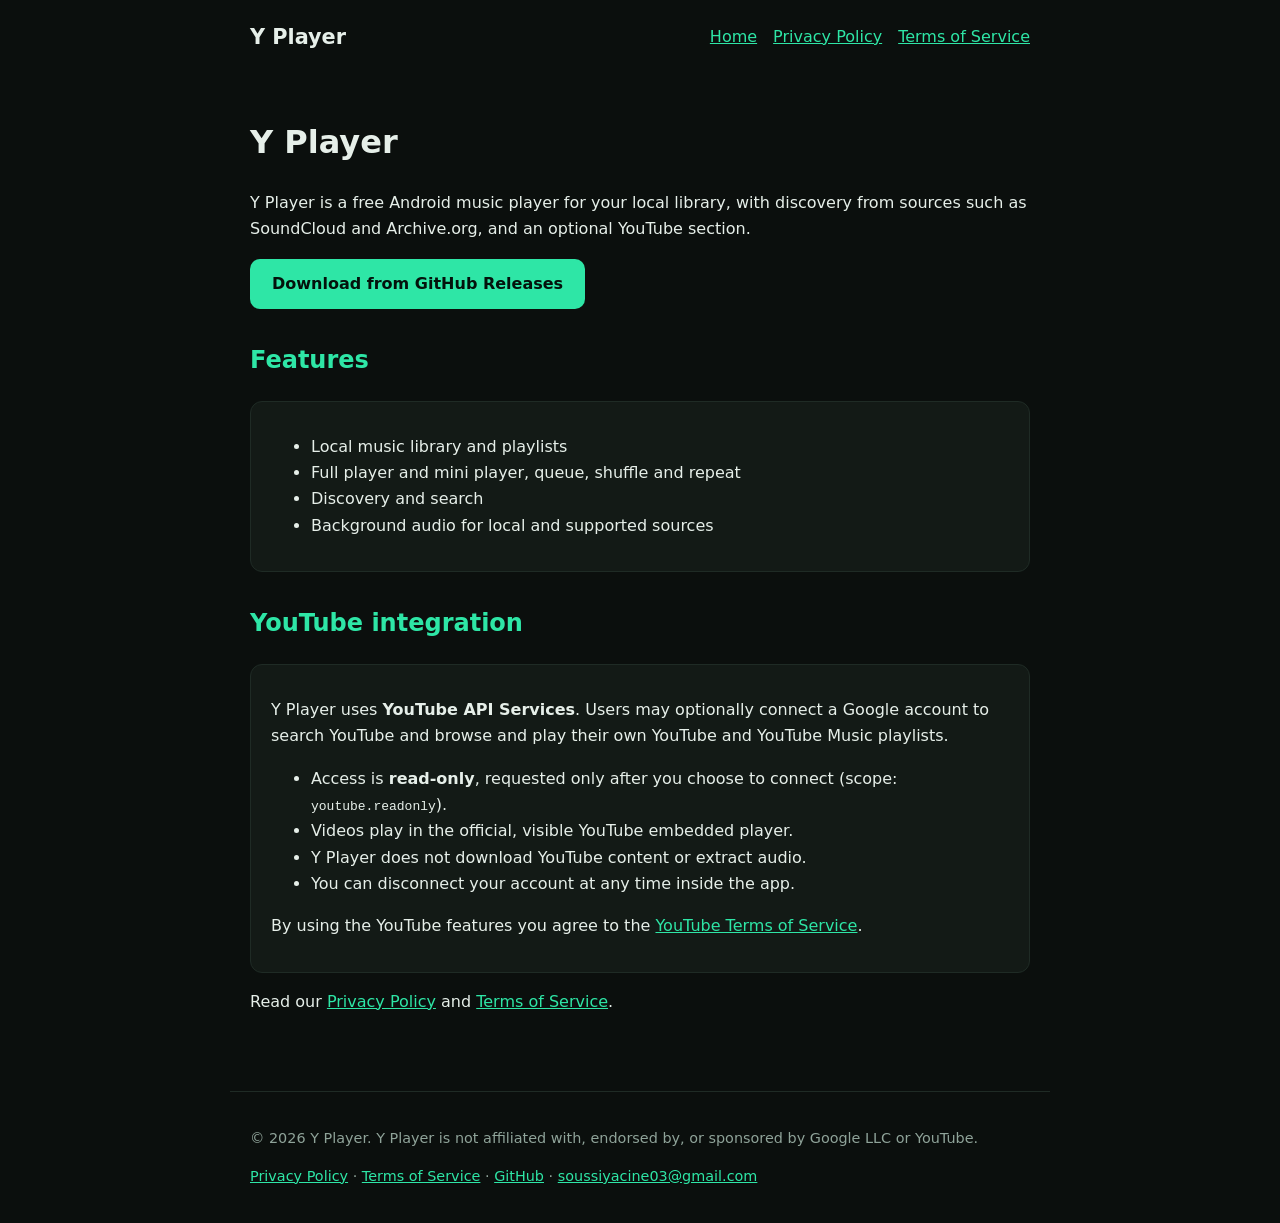
<file: index.html>
<!DOCTYPE html><html lang="en"><head><meta charset="utf-8"><meta name="viewport" content="width=device-width,initial-scale=1">
<title>Y Player - Music Player for Android</title><meta name="description" content="Y Player is a free Android music player with optional YouTube playlist integration."><link rel="stylesheet" href="style.css"></head><body>
<header><strong>Y Player</strong><nav><a href="/">Home</a><a href="/privacy/">Privacy Policy</a><a href="/terms/">Terms of Service</a></nav></header>
<main><h1>Y Player</h1>
<p>Y Player is a free Android music player for your local library, with discovery from sources such as SoundCloud and Archive.org, and an optional YouTube section.</p>
<p><a class="btn" href="https://github.com/6Guts9/Y-player/releases">Download from GitHub Releases</a></p>
<h2>Features</h2><div class="card"><ul><li>Local music library and playlists</li><li>Full player and mini player, queue, shuffle and repeat</li><li>Discovery and search</li><li>Background audio for local and supported sources</li></ul></div>
<h2>YouTube integration</h2>
<div class="card"><p>Y Player uses <strong>YouTube API Services</strong>. Users may optionally connect a Google account to search YouTube and browse and play their own YouTube and YouTube Music playlists.</p>
<ul><li>Access is <strong>read-only</strong>, requested only after you choose to connect (scope: <code>youtube.readonly</code>).</li>
<li>Videos play in the official, visible YouTube embedded player.</li>
<li>Y Player does not download YouTube content or extract audio.</li>
<li>You can disconnect your account at any time inside the app.</li></ul>
<p>By using the YouTube features you agree to the <a href="https://www.youtube.com/t/terms">YouTube Terms of Service</a>.</p></div>
<p>Read our <a href="/privacy/">Privacy Policy</a> and <a href="/terms/">Terms of Service</a>.</p></main>
<footer><p>&copy; 2026 Y Player. Y Player is not affiliated with, endorsed by, or sponsored by Google LLC or YouTube.</p>
<p><a href="/privacy/">Privacy Policy</a> &middot; <a href="/terms/">Terms of Service</a> &middot; <a href="https://github.com/6Guts9/Y-player/releases">GitHub</a> &middot; <a href="mailto:soussiyacine03@gmail.com">soussiyacine03@gmail.com</a></p></footer></body></html>
</file>
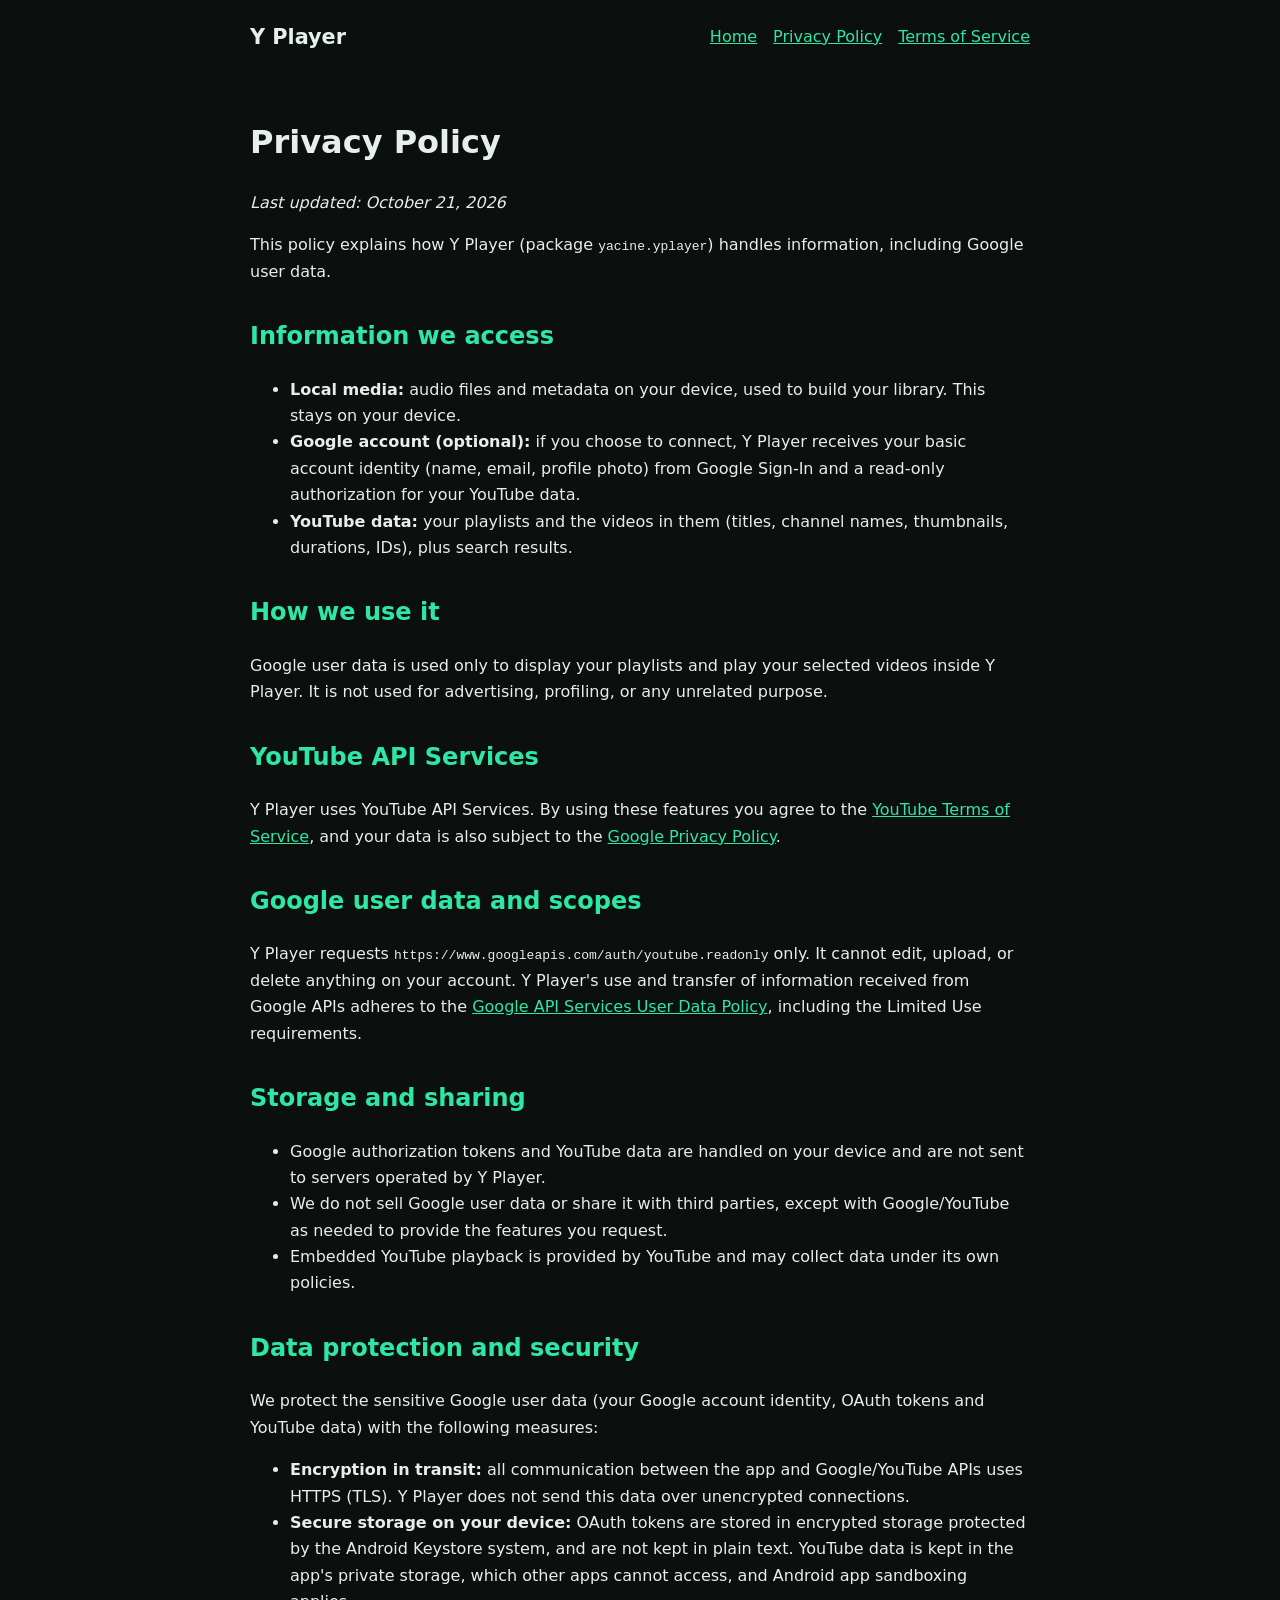
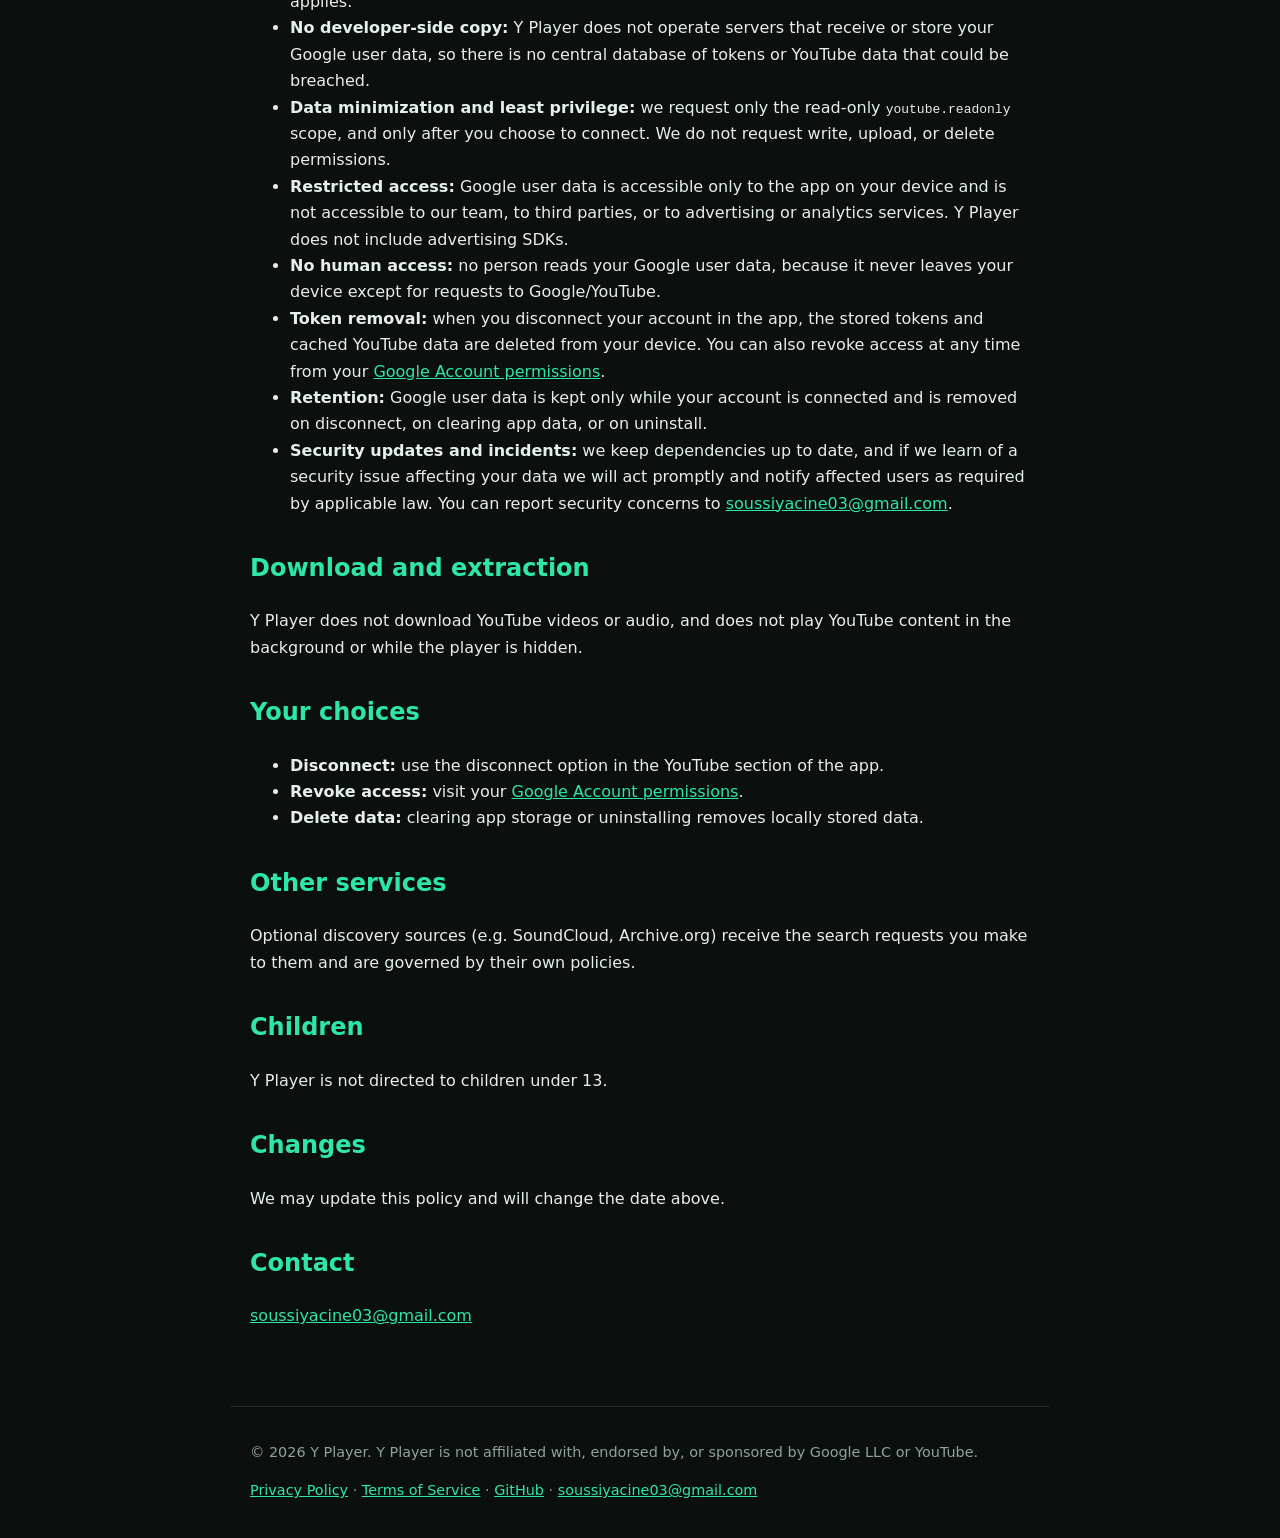
<file: privacy/index.html>
<!DOCTYPE html><html lang="en"><head><meta charset="utf-8"><meta name="viewport" content="width=device-width,initial-scale=1">
<title>Privacy Policy - Y Player</title><meta name="description" content="Y Player privacy policy"><link rel="stylesheet" href="../style.css"></head><body>
<header><strong>Y Player</strong><nav><a href="/">Home</a><a href="/privacy/">Privacy Policy</a><a href="/terms/">Terms of Service</a></nav></header>
<main><h1>Privacy Policy</h1><p><em>Last updated: October 21, 2026</em></p>
<p>This policy explains how Y Player (package <code>yacine.yplayer</code>) handles information, including Google user data.</p>
<h2>Information we access</h2><ul><li><strong>Local media:</strong> audio files and metadata on your device, used to build your library. This stays on your device.</li>
<li><strong>Google account (optional):</strong> if you choose to connect, Y Player receives your basic account identity (name, email, profile photo) from Google Sign-In and a read-only authorization for your YouTube data.</li>
<li><strong>YouTube data:</strong> your playlists and the videos in them (titles, channel names, thumbnails, durations, IDs), plus search results.</li></ul>
<h2>How we use it</h2><p>Google user data is used only to display your playlists and play your selected videos inside Y Player. It is not used for advertising, profiling, or any unrelated purpose.</p>
<h2>YouTube API Services</h2><p>Y Player uses YouTube API Services. By using these features you agree to the <a href="https://www.youtube.com/t/terms">YouTube Terms of Service</a>, and your data is also subject to the <a href="https://policies.google.com/privacy">Google Privacy Policy</a>.</p>
<h2>Google user data and scopes</h2><p>Y Player requests <code>https://www.googleapis.com/auth/youtube.readonly</code> only. It cannot edit, upload, or delete anything on your account. Y Player's use and transfer of information received from Google APIs adheres to the <a href="https://developers.google.com/terms/api-services-user-data-policy">Google API Services User Data Policy</a>, including the Limited Use requirements.</p>
<h2>Storage and sharing</h2><ul><li>Google authorization tokens and YouTube data are handled on your device and are not sent to servers operated by Y Player.</li>
<li>We do not sell Google user data or share it with third parties, except with Google/YouTube as needed to provide the features you request.</li>
<li>Embedded YouTube playback is provided by YouTube and may collect data under its own policies.</li></ul>
<h2>Data protection and security</h2><p>We protect the sensitive Google user data (your Google account identity, OAuth tokens and YouTube data) with the following measures:</p>
<ul><li><strong>Encryption in transit:</strong> all communication between the app and Google/YouTube APIs uses HTTPS (TLS). Y Player does not send this data over unencrypted connections.</li>
<li><strong>Secure storage on your device:</strong> OAuth tokens are stored in encrypted storage protected by the Android Keystore system, and are not kept in plain text. YouTube data is kept in the app's private storage, which other apps cannot access, and Android app sandboxing applies.</li>
<li><strong>No developer-side copy:</strong> Y Player does not operate servers that receive or store your Google user data, so there is no central database of tokens or YouTube data that could be breached.</li>
<li><strong>Data minimization and least privilege:</strong> we request only the read-only <code>youtube.readonly</code> scope, and only after you choose to connect. We do not request write, upload, or delete permissions.</li>
<li><strong>Restricted access:</strong> Google user data is accessible only to the app on your device and is not accessible to our team, to third parties, or to advertising or analytics services. Y Player does not include advertising SDKs.</li>
<li><strong>No human access:</strong> no person reads your Google user data, because it never leaves your device except for requests to Google/YouTube.</li>
<li><strong>Token removal:</strong> when you disconnect your account in the app, the stored tokens and cached YouTube data are deleted from your device. You can also revoke access at any time from your <a href="https://myaccount.google.com/permissions">Google Account permissions</a>.</li>
<li><strong>Retention:</strong> Google user data is kept only while your account is connected and is removed on disconnect, on clearing app data, or on uninstall.</li>
<li><strong>Security updates and incidents:</strong> we keep dependencies up to date, and if we learn of a security issue affecting your data we will act promptly and notify affected users as required by applicable law. You can report security concerns to <a href="mailto:soussiyacine03@gmail.com">soussiyacine03@gmail.com</a>.</li></ul>
<h2>Download and extraction</h2><p>Y Player does not download YouTube videos or audio, and does not play YouTube content in the background or while the player is hidden.</p>
<h2>Your choices</h2><ul><li><strong>Disconnect:</strong> use the disconnect option in the YouTube section of the app.</li>
<li><strong>Revoke access:</strong> visit your <a href="https://myaccount.google.com/permissions">Google Account permissions</a>.</li>
<li><strong>Delete data:</strong> clearing app storage or uninstalling removes locally stored data.</li></ul>
<h2>Other services</h2><p>Optional discovery sources (e.g. SoundCloud, Archive.org) receive the search requests you make to them and are governed by their own policies.</p>
<h2>Children</h2><p>Y Player is not directed to children under 13.</p>
<h2>Changes</h2><p>We may update this policy and will change the date above.</p>
<h2>Contact</h2><p><a href="mailto:soussiyacine03@gmail.com">soussiyacine03@gmail.com</a></p></main>
<footer><p>&copy; 2026 Y Player. Y Player is not affiliated with, endorsed by, or sponsored by Google LLC or YouTube.</p>
<p><a href="/privacy/">Privacy Policy</a> &middot; <a href="/terms/">Terms of Service</a> &middot; <a href="https://github.com/6Guts9/Y-player/releases">GitHub</a> &middot; <a href="mailto:soussiyacine03@gmail.com">soussiyacine03@gmail.com</a></p></footer></body></html>
</file>
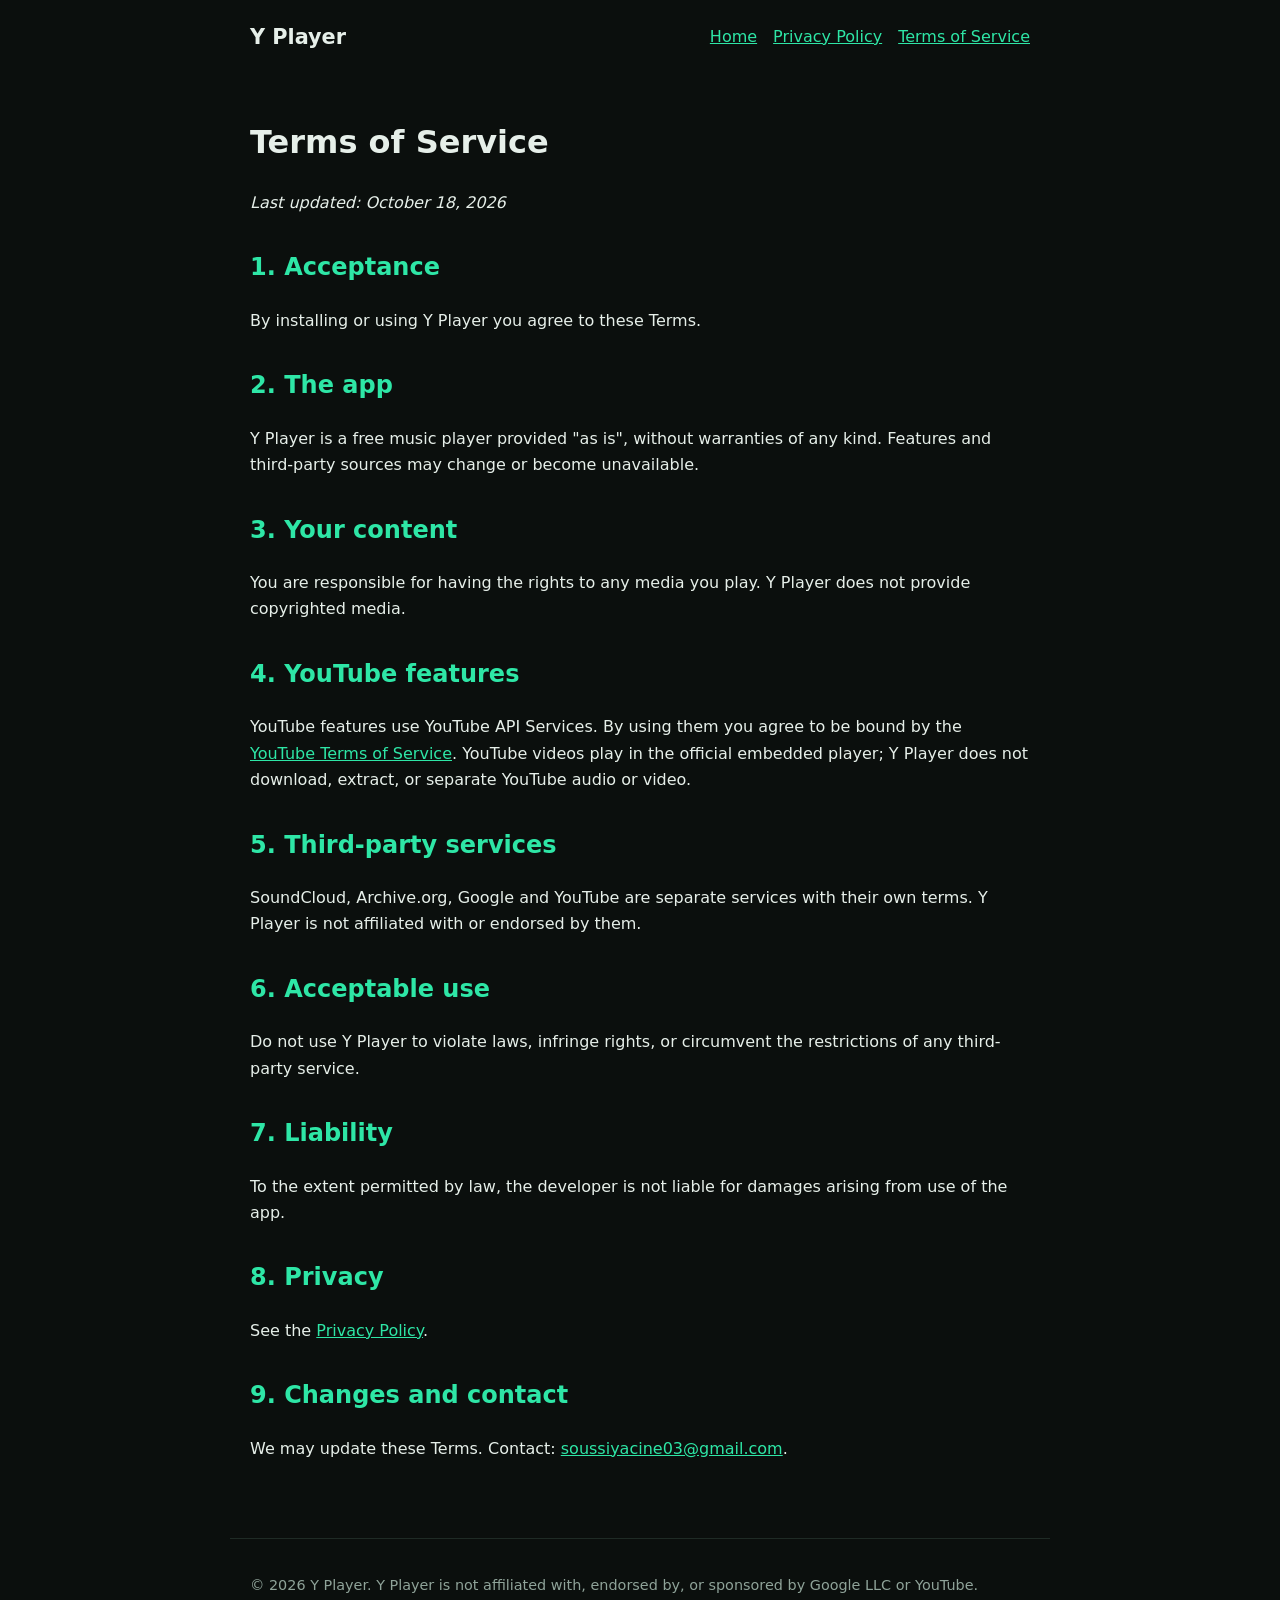
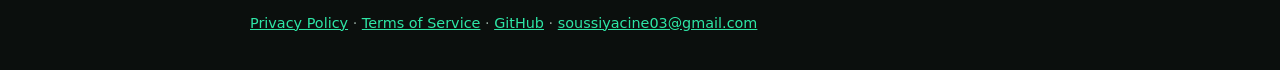
<file: terms/index.html>
<!DOCTYPE html><html lang="en"><head><meta charset="utf-8"><meta name="viewport" content="width=device-width,initial-scale=1">
<title>Terms of Service - Y Player</title><meta name="description" content="Y Player terms of service"><link rel="stylesheet" href="../style.css"></head><body>
<header><strong>Y Player</strong><nav><a href="/">Home</a><a href="/privacy/">Privacy Policy</a><a href="/terms/">Terms of Service</a></nav></header>
<main><h1>Terms of Service</h1><p><em>Last updated: October 18, 2026</em></p>
<h2>1. Acceptance</h2><p>By installing or using Y Player you agree to these Terms.</p>
<h2>2. The app</h2><p>Y Player is a free music player provided "as is", without warranties of any kind. Features and third-party sources may change or become unavailable.</p>
<h2>3. Your content</h2><p>You are responsible for having the rights to any media you play. Y Player does not provide copyrighted media.</p>
<h2>4. YouTube features</h2><p>YouTube features use YouTube API Services. By using them you agree to be bound by the <a href="https://www.youtube.com/t/terms">YouTube Terms of Service</a>. YouTube videos play in the official embedded player; Y Player does not download, extract, or separate YouTube audio or video.</p>
<h2>5. Third-party services</h2><p>SoundCloud, Archive.org, Google and YouTube are separate services with their own terms. Y Player is not affiliated with or endorsed by them.</p>
<h2>6. Acceptable use</h2><p>Do not use Y Player to violate laws, infringe rights, or circumvent the restrictions of any third-party service.</p>
<h2>7. Liability</h2><p>To the extent permitted by law, the developer is not liable for damages arising from use of the app.</p>
<h2>8. Privacy</h2><p>See the <a href="/privacy/">Privacy Policy</a>.</p>
<h2>9. Changes and contact</h2><p>We may update these Terms. Contact: <a href="mailto:soussiyacine03@gmail.com">soussiyacine03@gmail.com</a>.</p></main>
<footer><p>&copy; 2026 Y Player. Y Player is not affiliated with, endorsed by, or sponsored by Google LLC or YouTube.</p>
<p><a href="/privacy/">Privacy Policy</a> &middot; <a href="/terms/">Terms of Service</a> &middot; <a href="https://github.com/6Guts9/Y-player/releases">GitHub</a> &middot; <a href="mailto:soussiyacine03@gmail.com">soussiyacine03@gmail.com</a></p></footer></body></html>
</file>
<file: style.css>
*{box-sizing:border-box}body{margin:0;font-family:system-ui,Segoe UI,Roboto,sans-serif;background:#0b0f0d;color:#e6efe9;line-height:1.65}
a{color:#2ee6a6}header,footer,main{max-width:820px;margin:auto;padding:20px}
header{display:flex;justify-content:space-between;align-items:center;flex-wrap:wrap;gap:10px}
header strong{font-size:1.3rem}nav a{margin-left:16px}h1{font-size:2rem}h2{margin-top:2rem;color:#2ee6a6}
.btn{display:inline-block;background:#2ee6a6;color:#04120c;padding:12px 22px;border-radius:10px;text-decoration:none;font-weight:700}
.card{background:#131a16;border:1px solid #1f2b25;border-radius:12px;padding:16px 20px;margin:14px 0}
footer{color:#8fa399;font-size:.9rem;border-top:1px solid #1f2b25;margin-top:40px}
</file>
